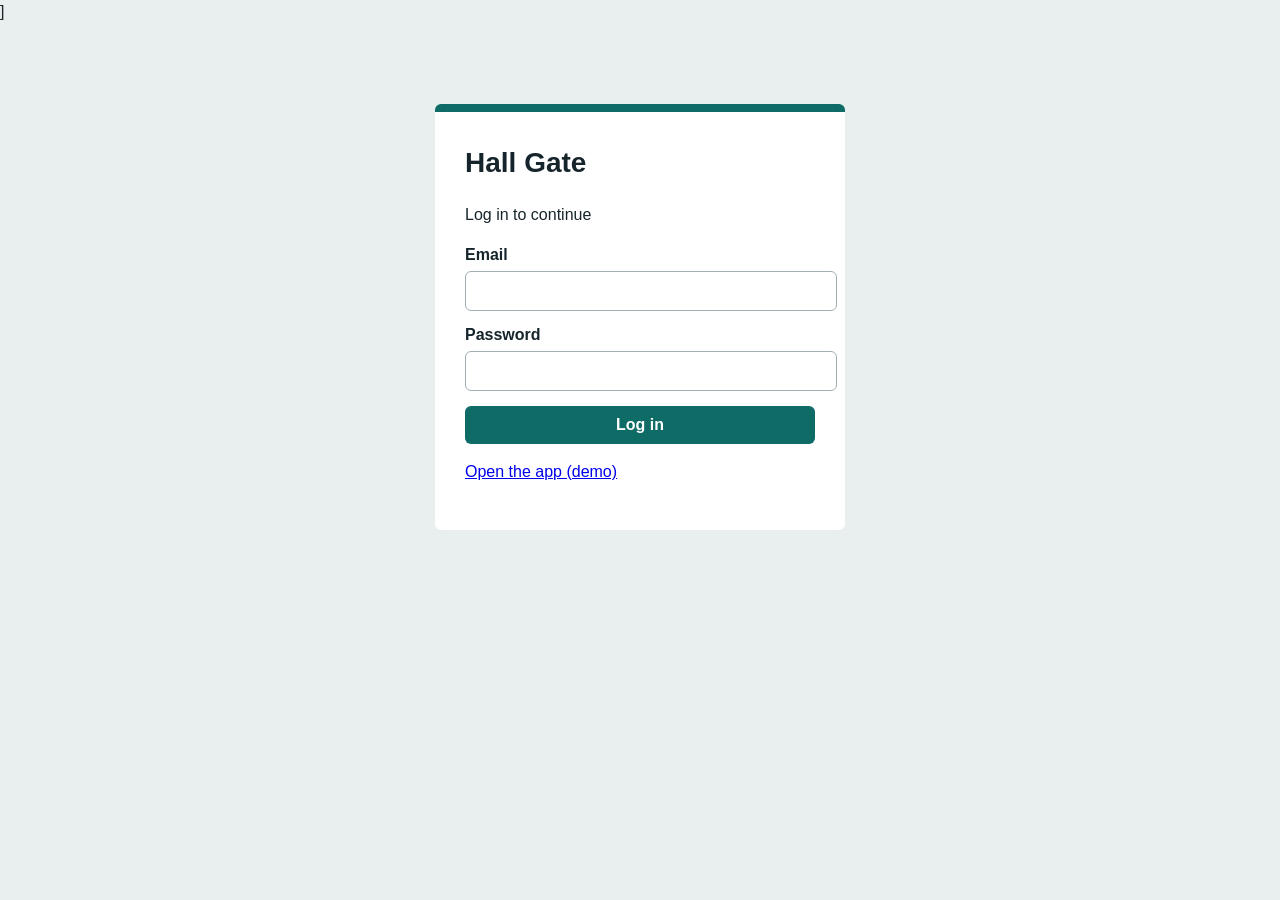
<file: index.html>
<!DOCTYPE html>
<html lang="en">
<head>
  <meta charset="UTF-8">
  <meta name="viewport" content="width=device-width, initial-scale=1">
  <title>Hall Gate - Log in</title>
  <link rel="stylesheet" href="style.css">
</head>
<body>

  ]
  <div class="login-box">
    <h1>Hall Gate</h1>
    <p>Log in to continue</p>

    <form id="login-form">
      <label for="l-user">Email</label>
      <input id="l-user" type="email" required>

      <label for="l-pass">Password</label>
      <input id="l-pass" type="password" required>

     
      <p id="login-error" class="error"></p>

      <button id="login-btn" type="submit">Log in</button>
    </form>

    
    <p><a href="app.html">Open the app (demo)</a></p>
  </div>

  <script src="script.js"></script>
</body>
</html>
</file>
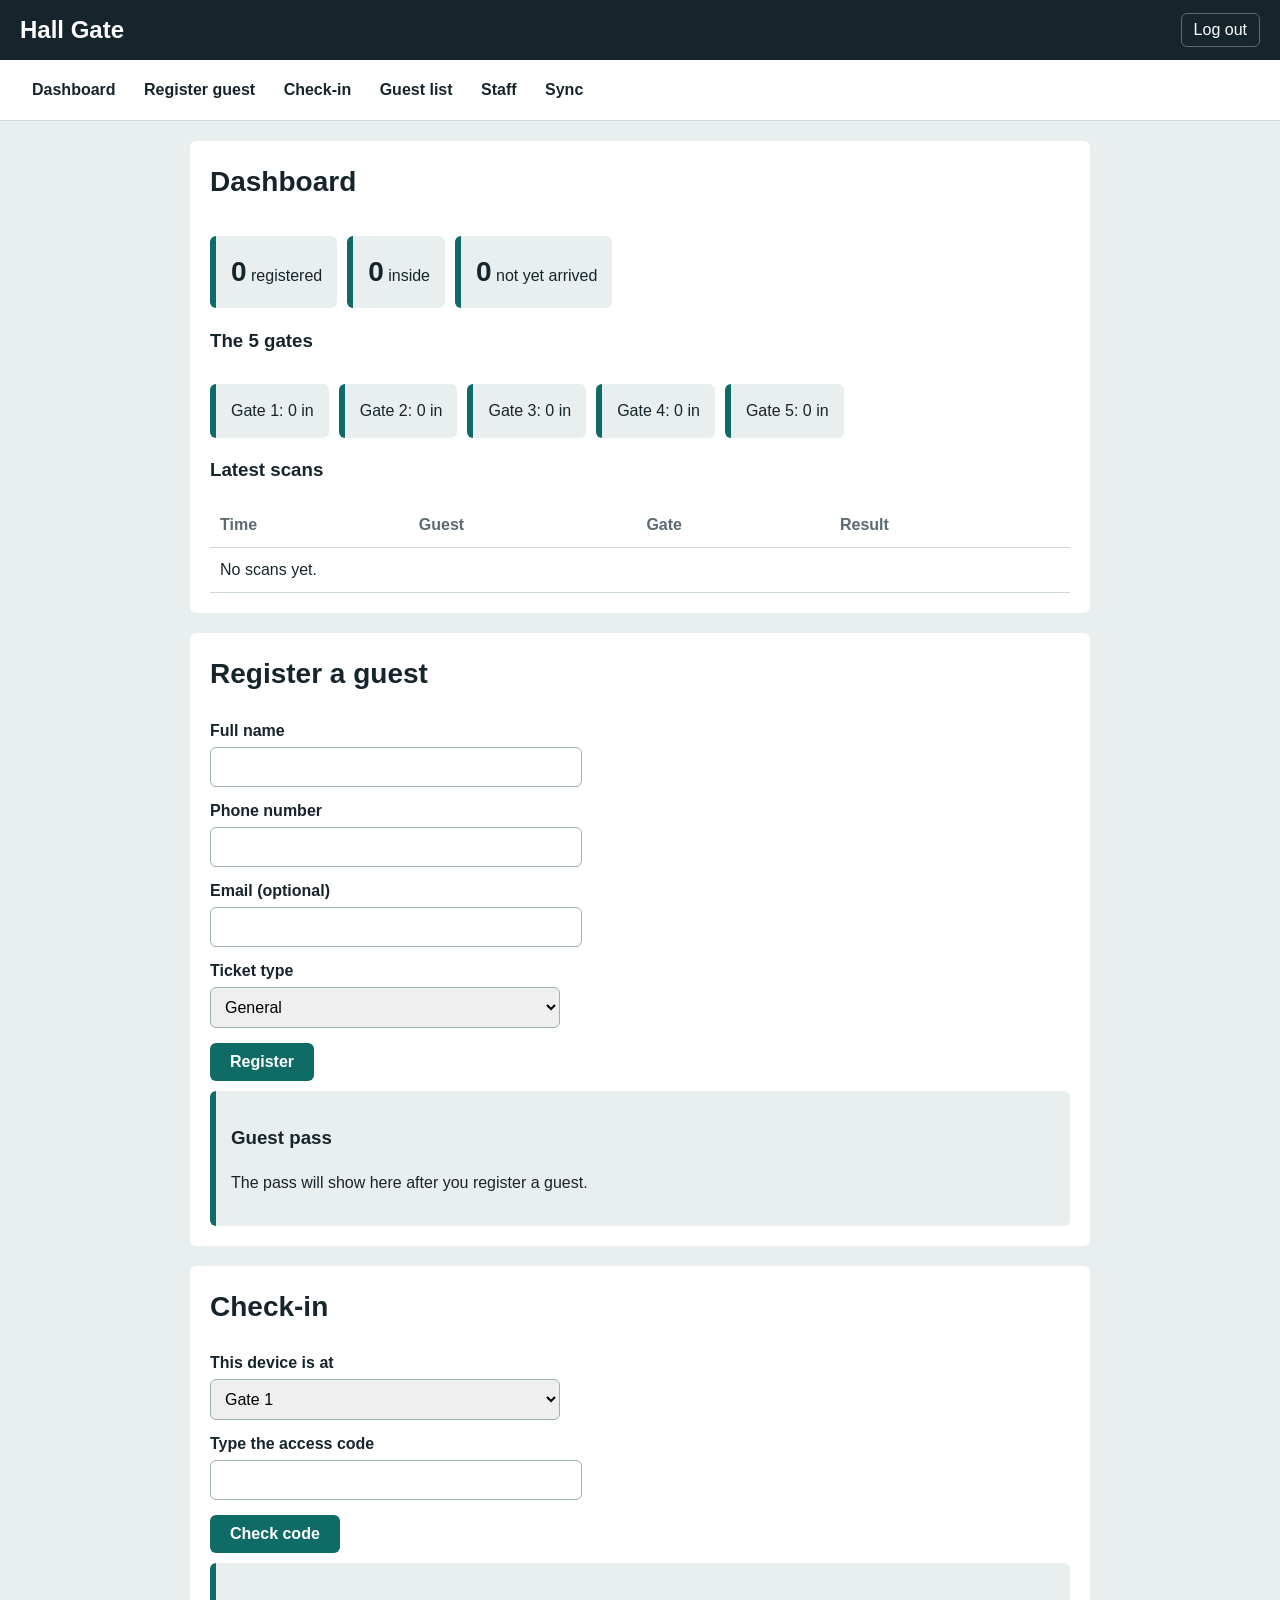
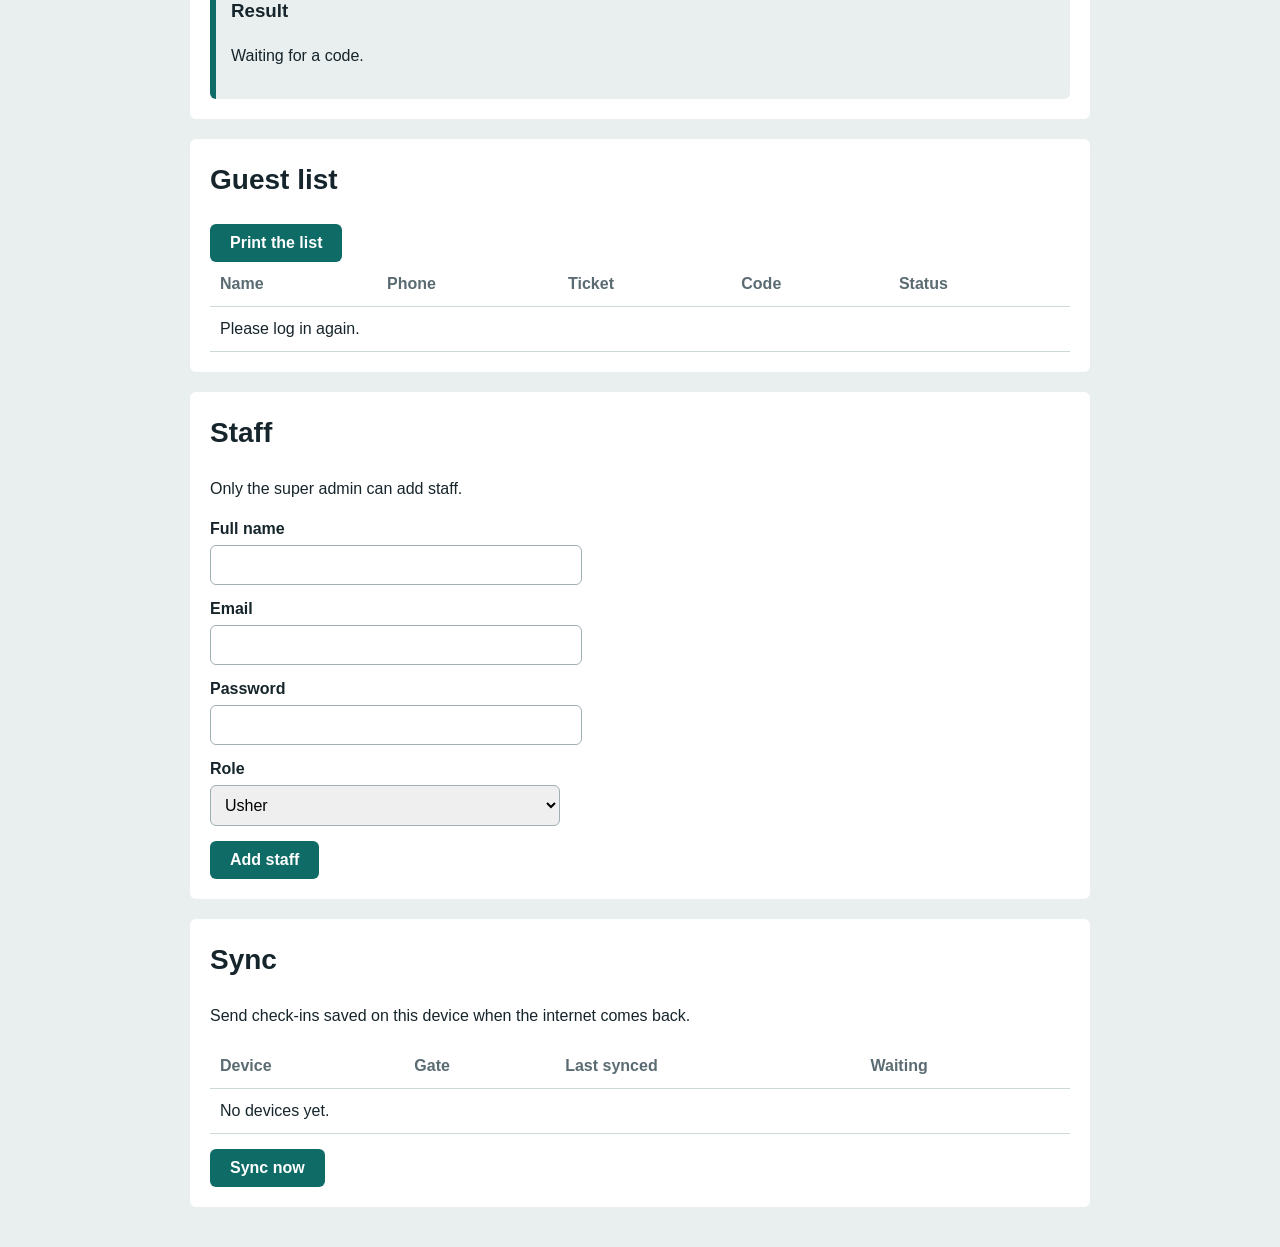
<file: app.html>
<!DOCTYPE html>
<html lang="en">
<head>
  <meta charset="UTF-8">
  <meta name="viewport" content="width=device-width, initial-scale=1">
  <title>Hall Gate - Event Hall Management</title>
  <link rel="stylesheet" href="style.css">
</head>
<body>

  <!-- TOP BAR -->
  <header class="topbar">
    <h2>Hall Gate</h2>
    <span id="user-name"></span>
    <a href="index.html">Log out</a>
  </header>

  <!-- MENU: each link jumps to a section below -->
  <nav class="menu">
    <a href="#dashboard">Dashboard</a>
    <a href="#register">Register guest</a>
    <a href="#checkin">Check-in</a>
    <a href="#guests">Guest list</a>
    <a href="#team">Staff</a>
    <a href="#sync">Sync</a>
  </nav>

  <main>

    <!-- 1. DASHBOARD -->
    <section id="dashboard">
      <h1>Dashboard</h1>

      <div class="row">
        <div class="box"><b id="stat-registered">0</b> registered</div>
        <div class="box"><b id="stat-inside">0</b> inside</div>
        <div class="box"><b id="stat-waiting">0</b> not yet arrived</div>
      </div>

      <h3>The 5 gates</h3>
      <div class="row">
        <div class="box">Gate 1: 0 in</div>
        <div class="box">Gate 2: 0 in</div>
        <div class="box">Gate 3: 0 in</div>
        <div class="box">Gate 4: 0 in</div>
        <div class="box">Gate 5: 0 in</div>
      </div>

      <h3>Latest scans</h3>
      <table>
        <thead>
          <tr><th>Time</th><th>Guest</th><th>Gate</th><th>Result</th></tr>
        </thead>
        <tbody id="scans-body">
          <tr><td colspan="4">No scans yet.</td></tr>
        </tbody>
      </table>
    </section>

    <!-- 2. REGISTER GUEST -->
    <section id="register">
      <h1>Register a guest</h1>

      <form id="register-form">
        <label for="g-name">Full name</label>
        <input id="g-name" type="text" required>

        <label for="g-phone">Phone number</label>
        <input id="g-phone" type="tel">

        <label for="g-email">Email (optional)</label>
        <input id="g-email" type="email">

        <label for="g-type">Ticket type</label>
        <select id="g-type">
          <option>General</option>
          <option>VIP</option>
          <option>Speaker</option>
          <option>Staff</option>
        </select>

        <p id="register-error" class="error"></p>

        <button type="submit">Register</button>
      </form>

      <!-- The guest pass shows here after registering -->
      <div class="box">
        <h3>Guest pass</h3>
        <p id="pass-empty">The pass will show here after you register a guest.</p>
        <div id="pass-content" class="hidden">
          <p id="pass-name"></p>
          <p id="pass-type"></p>
          <p id="pass-code"></p>
        </div>
      </div>
    </section>

    <!-- 3. CHECK-IN -->
    <section id="checkin">
      <h1>Check-in</h1>

      <label for="gate-pick">This device is at</label>
      <select id="gate-pick">
        <option value="1">Gate 1</option>
        <option value="2">Gate 2</option>
        <option value="3">Gate 3</option>
        <option value="4">Gate 4</option>
        <option value="5">Gate 5</option>
      </select>

      <label for="code-in">Type the access code</label>
      <input id="code-in" type="text">
      <button type="button">Check code</button>

      <!-- The answer shows here -->
      <div class="box">
        <h3>Result</h3>
        <p id="check-result">Waiting for a code.</p>
      </div>
    </section>

    <!-- 4. GUEST LIST -->
    <section id="guests">
      <h1>Guest list</h1>

      <button id="print-btn" type="button">Print the list</button>

      <table>
        <thead>
          <tr><th>Name</th><th>Phone</th><th>Ticket</th><th>Code</th><th>Status</th></tr>
        </thead>
        <tbody id="guests-body">
          <tr><td colspan="5">No guests yet.</td></tr>
        </tbody>
      </table>
    </section>

    <!-- 5. USHERS (super admin only) -->
    <section id="team">
      <h1>Staff</h1>
      <p>Only the super admin can add staff.</p>

      <form id="staff-form">
        <label for="s-name">Full name</label>
        <input id="s-name" type="text" required>

        <label for="s-email">Email</label>
        <input id="s-email" type="email" required>

        <label for="s-pass">Password</label>
        <input id="s-pass" type="password" required>

        <label for="s-role">Role</label>
        <select id="s-role">
          <option value="usher">Usher</option>
          <option value="registrar">Registrar</option>
        </select>

        <p id="staff-error" class="error"></p>

        <button type="submit">Add staff</button>
      </form>
    </section>

    <!-- 6. SYNC -->
    <section id="sync">
      <h1>Sync</h1>
      <p>Send check-ins saved on this device when the internet comes back.</p>

      <table>
        <thead>
          <tr><th>Device</th><th>Gate</th><th>Last synced</th><th>Waiting</th></tr>
        </thead>
        <tbody id="sync-body">
          <tr><td colspan="4">No devices yet.</td></tr>
        </tbody>
      </table>
      <button type="button">Sync now</button>
    </section>

  </main>

  <script src="app.js"></script>
</body>
</html>
</file>
<file: style.css>
body {
  margin: 0;
  font-family: "Segoe UI", Arial, sans-serif;
  line-height: 1.5;
  color: #16252b;
  background-color: #e9eeee;
}

h1 {
  font-size: 28px;
  margin-top: 0;
}

h2 {
  margin: 0;
}

.topbar {
  display: flex;
  justify-content: space-between;
  align-items: center;
  padding: 12px 20px;
  background-color: #16252b;
  color: white;
}

.topbar a {
  color: white;
  padding: 4px 12px;
  border: 1px solid #5a6b72;
  border-radius: 6px;
  text-decoration: none;
}

.menu {
  padding: 10px 20px;
  background-color: white;
  border-bottom: 1px solid #cdd8d9;
}

.menu a {
  display: inline-block;
  padding: 8px 12px;
  color: #16252b;
  text-decoration: none;
  font-weight: bold;
  border-radius: 6px;
}

.menu a:hover {
  background-color: #0e6b66;
  color: white;
}

main {
  max-width: 900px;
  margin: 0 auto;
  padding: 20px;
}

section {
  background-color: white;
  padding: 20px;
  margin-bottom: 20px;
  border-radius: 6px;
}

.row {
  display: flex;
  flex-wrap: wrap;
  gap: 10px;
}

.box {
  padding: 15px;
  margin-top: 10px;
  background-color: #e9eeee;
  border-left: 6px solid #0e6b66;
  border-radius: 6px;
}

.box b {
  font-size: 28px;
}

label {
  display: block;
  margin-top: 12px;
  font-weight: bold;
}

input, select {
  width: 100%;
  max-width: 350px;
  padding: 10px;
  margin-top: 4px;
  font-size: 16px;
  border: 1px solid #9fb0b3;
  border-radius: 6px;
}

button {
  display: block;
  margin-top: 15px;
  padding: 10px 20px;
  font-size: 16px;
  font-weight: bold;
  color: white;
  background-color: #0e6b66;
  border: none;
  border-radius: 6px;
  cursor: pointer;
}

button:hover {
  background-color: #0a4f4b;
}

button:disabled {
  opacity: 0.6;
}

table {
  width: 100%;
  border-collapse: collapse;
}

th, td {
  padding: 10px;
  text-align: left;
  border-bottom: 1px solid #cdd8d9;
}

th {
  color: #5a6b72;
}

.login-box {
  max-width: 350px;
  margin: 80px auto;
  padding: 30px;
  background-color: white;
  border-top: 8px solid #0e6b66;
  border-radius: 6px;
}

.login-box input {
  max-width: 100%;
}

.login-box button {
  width: 100%;
}

.error {
  padding: 10px;
  color: #a82a2a;
  background-color: #f8dedc;
  border-radius: 6px;
}

.error:empty {
  display: none;
}

.hidden {
  display: none;
}

@media print {
  .topbar, .menu, button, #dashboard, #register, #checkin, #team, #sync {
    display: none;
  }
}
</file>
